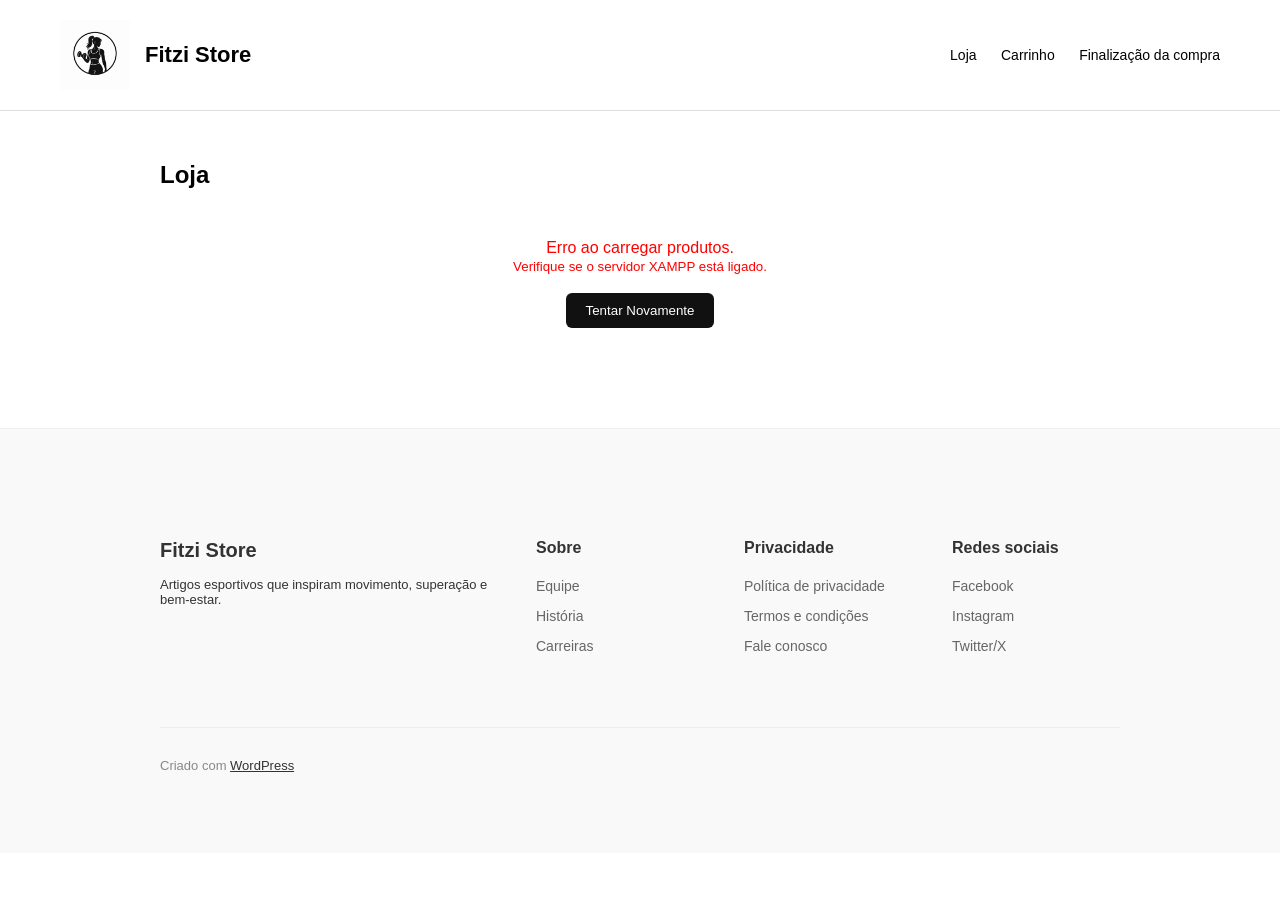
<file: index.html>
<!DOCTYPE html>
<html lang="pt-br">
<head>
    <meta charset="UTF-8">
    <link rel="stylesheet" href="./css/style.css">
    <meta name="viewport" content="width=device-width, initial-scale=1.0">
    <link rel="icon" type="image/png" sizes="32x32" href="./icons/logo_fitzi_store_512x512.png">
    <link rel="manifest" href="./manifest.json">
    <meta name="theme-color" content="#000000">
    <title>Loja</title>
</head>

<body>

<header>
    <div class="marca">
        <img src="icons/logo_fitzi_store_512x512.png" alt="Logo" class="logo">
        <h2>Fitzi Store</h2>
    </div>
    

    <nav>
        <a href="index.html">Loja</a>
        <a href="carrinho.html">Carrinho</a>
        <a href="finalizar_compra.html">Finalização da compra</a>
    </nav>
</header>

<main class="container">

    <h2>Loja</h2>

    <div class="topo">
        <p id="quantidade-produtos"></p>
    </div>

    <section class="grid-produtos" id="produtos"></section>

</main>

<footer class="site-footer">
    <div class="container footer-grid">
        <div class="footer-brand">
            <h3>Fitzi Store</h3>
            <p style="margin-top: 15px; font-size: 13px; color: #333;">
                Artigos esportivos que inspiram movimento, superação e bem-estar.
            </p>
        </div>
        
        <div class="footer-column">
            <h4>Sobre</h4>
            <ul>
                <li><a href="#">Equipe</a></li>
                <li><a href="#">História</a></li>
                <li><a href="#">Carreiras</a></li>
            </ul>
        </div>

        <div class="footer-column">
            <h4>Privacidade</h4>
            <ul>
                <li><a href="#">Política de privacidade</a></li>
                <li><a href="#">Termos e condições</a></li>
                <li><a href="#">Fale conosco</a></li>
            </ul>
        </div>

        <div class="footer-column">
            <h4>Redes sociais</h4>
            <ul>
                <li><a href="#">Facebook</a></li>
                <li><a href="#">Instagram</a></li>
                <li><a href="#">Twitter/X</a></li>
            </ul>
        </div>
    </div>
    
    <div class="container footer-bottom">
        <p>Criado com <a href="https://wordpress.org" target="_blank">WordPress</a></p>
    </div>
</footer>


<script src="javascript/app.js"></script>

</body>
</html>
</file>
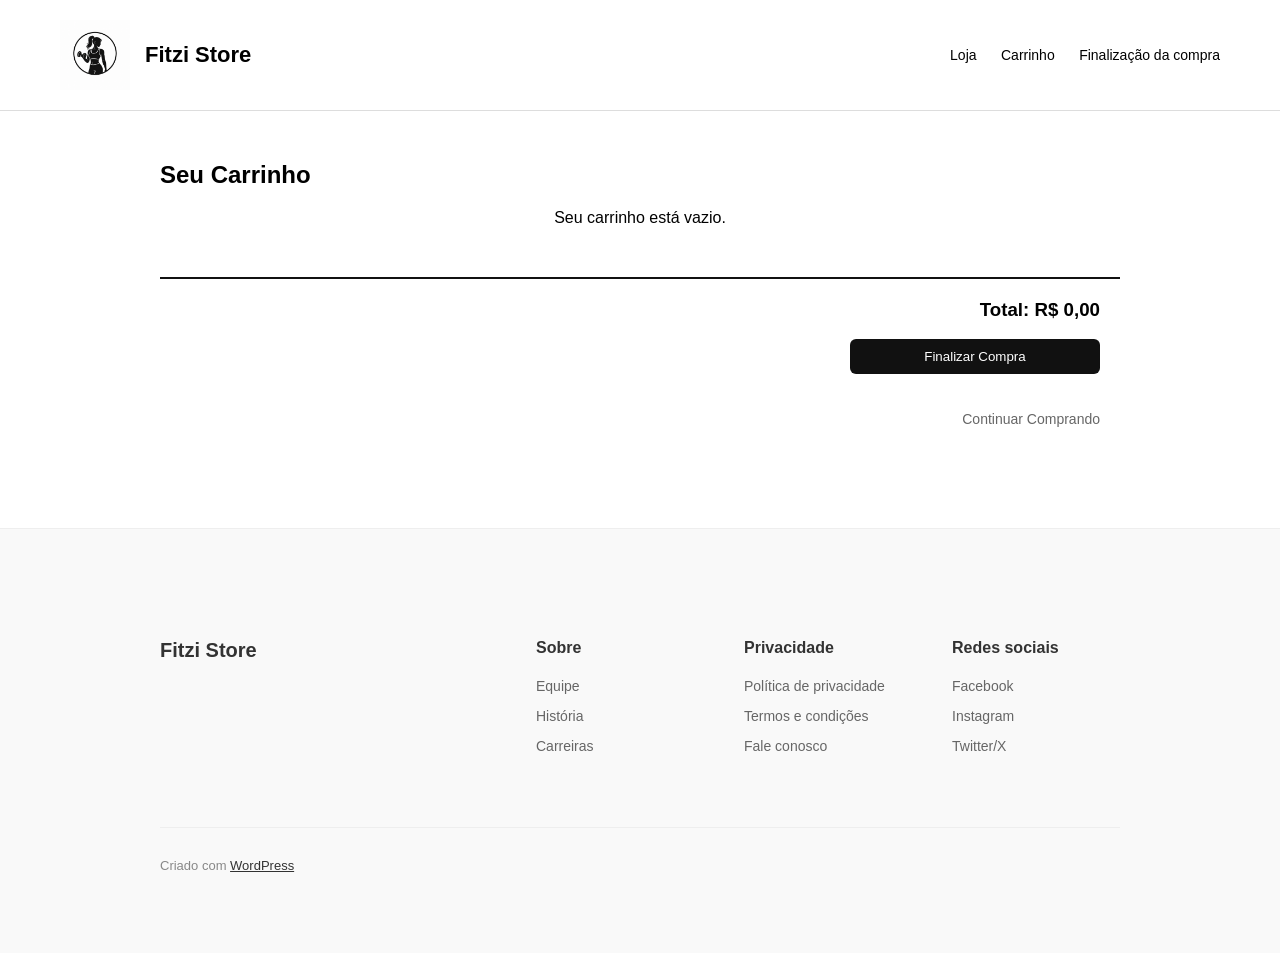
<file: carrinho.html>
<!DOCTYPE html>
<html lang="pt-br">
<head>
    <meta charset="UTF-8">
    <link rel="stylesheet" href="./css/style.css">
    <meta name="viewport" content="width=device-width, initial-scale=1.0">
    <link rel="icon" type="image/png" sizes="32x32" href="./icons/logo_fitzi_store_512x512.png">
    <title>Carrinho - Fitzi Store</title>
    <link rel="manifest" href="./manifest.json">
    <meta name="theme-color" content="#000000">
</head>

<body>

<header>
    <div class="marca">
        <img src="icons/logo_fitzi_store_512x512.png" alt="Logo" class="logo">
        <h2>Fitzi Store</h2>
    </div>
    
    <nav>
        <a href="index.html">Loja</a>
        <a href="carrinho.html">Carrinho</a>
        <a href="finalizar_compra.html">Finalização da compra</a>
    </nav>
</header>

<main class="container">
    <h2>Seu Carrinho</h2>

    <div id="itens-carrinho" class="carrinho-container">
        <p style="text-align:center;">Carregando itens...</p>
    </div>

    <div class="resumo-carrinho" style="margin-top: 30px; padding: 20px; border-top: 2px solid #111; text-align: right;">
        <h3>Total: <span id="total-carrinho">R$ 0,00</span></h3>
        <br>
        <button onclick="finalizarCompra()" style="width: 250px; margin-right: 0;">Finalizar Compra</button>
        <br><br>
        <a href="index.html" style="text-decoration: none; color: #666; font-size: 14px;">Continuar Comprando</a>
    </div>
</main>

<footer class="site-footer">
    <div class="container footer-grid">
        <div class="footer-brand">
            <h3>Fitzi Store</h3>
        </div>
        
        <div class="footer-column">
            <h4>Sobre</h4>
            <ul>
                <li><a href="#">Equipe</a></li>
                <li><a href="#">História</a></li>
                <li><a href="#">Carreiras</a></li>
            </ul>
        </div>

        <div class="footer-column">
            <h4>Privacidade</h4>
            <ul>
                <li><a href="#">Política de privacidade</a></li>
                <li><a href="#">Termos e condições</a></li>
                <li><a href="#">Fale conosco</a></li>
            </ul>
        </div>

        <div class="footer-column">
            <h4>Redes sociais</h4>
            <ul>
                <li><a href="#">Facebook</a></li>
                <li><a href="#">Instagram</a></li>
                <li><a href="#">Twitter/X</a></li>
            </ul>
        </div>
    </div>
    
    <div class="container footer-bottom">
        <p>Criado com <a href="https://wordpress.org" target="_blank">WordPress</a></p>
    </div>
</footer>

<script src="javascript/carrinho.js"></script>
<script src="javascript/app.js"></script>

</body>
</html>
</file>
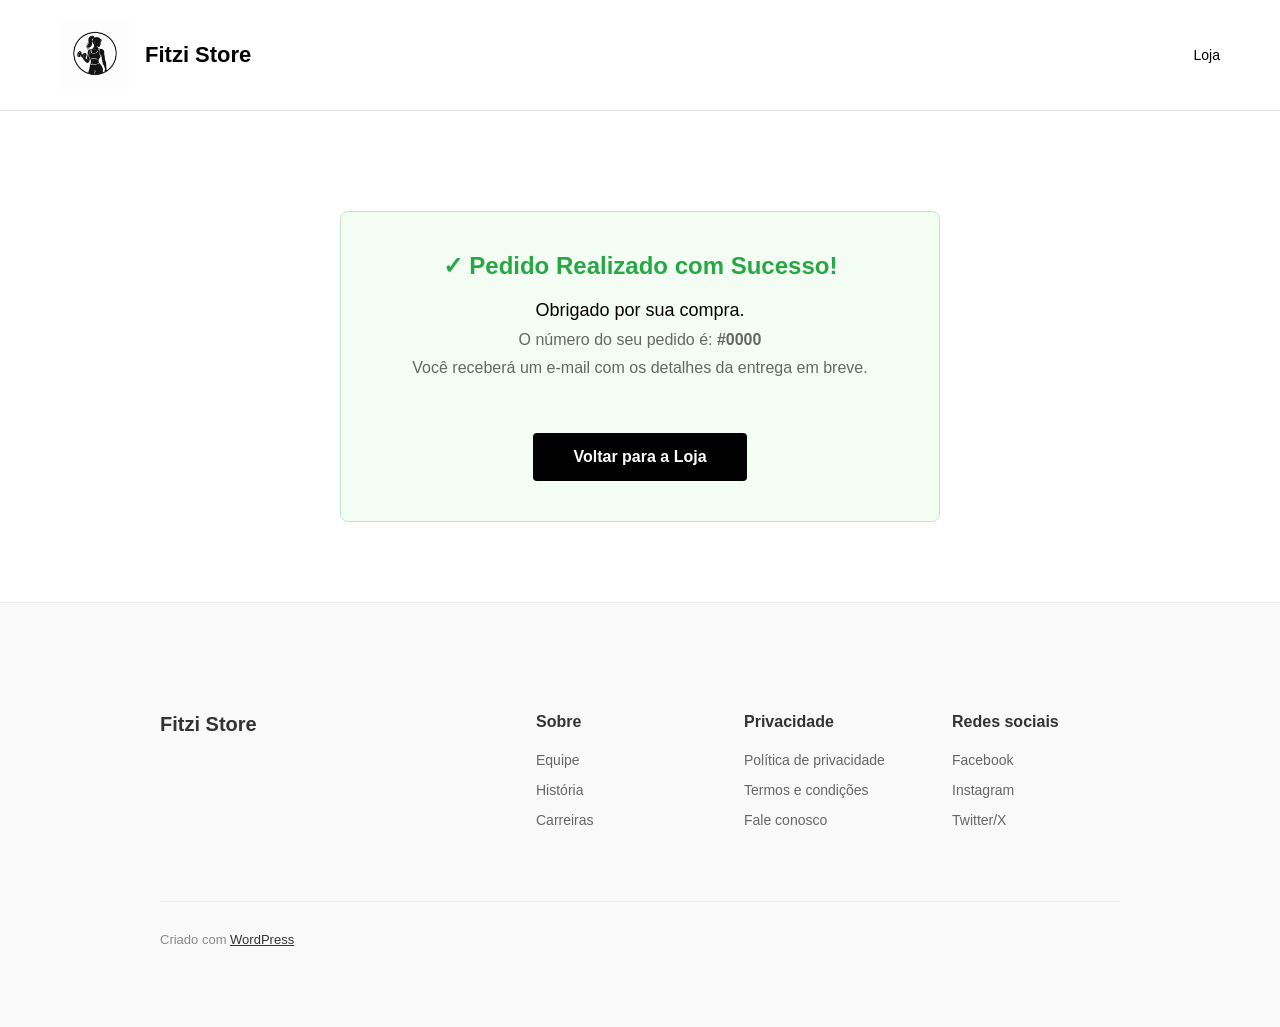
<file: confirmacao.html>
<!DOCTYPE html>
<html lang="pt-br">
<head>
    <meta charset="UTF-8">
    <link rel="stylesheet" href="./css/style.css">
    <meta name="viewport" content="width=device-width, initial-scale=1.0">
    <link rel="icon" type="image/png" sizes="32x32" href="./icons/logo_fitzi_store_512x512.png">
    <title>Pedido Confirmado - Fitzi Store</title>
    <link rel="manifest" href="./manifest.json">
    <meta name="theme-color" content="#000000">
</head>
<body>

<header>
    <div class="marca">
        <img src="icons/logo_fitzi_store_512x512.png" alt="Logo" class="logo">
        <h2>Fitzi Store</h2>
    </div>
    
    <nav>
        <a href="index.html">Loja</a>
    </nav>
</header>

<main class="container" style="text-align: center; padding-top: 50px;">
    <div style="background: #f4fdf4; border: 1px solid #c3e6cb; padding: 40px; border-radius: 8px; max-width: 600px; margin: 0 auto;">
        <h1 style="color: #28a745; font-size: 24px; margin-bottom: 20px;">✓ Pedido Realizado com Sucesso!</h1>
        <p style="font-size: 18px; margin-bottom: 10px;">Obrigado por sua compra.</p>
        <p style="color: #666;">O número do seu pedido é: <strong id="numero-pedido">#0000</strong></p>
        <p style="color: #666; margin-top: 10px;">Você receberá um e-mail com os detalhes da entrega em breve.</p>
        
        <br><br>
        <a href="index.html" class="btn-finalizar" style="display: inline-block; text-decoration: none; width: auto; padding: 15px 40px;">Voltar para a Loja</a>
    </div>
</main>

<footer class="site-footer">
    <div class="container footer-grid">
        <div class="footer-brand">
            <h3>Fitzi Store</h3>
        </div>
        
        <div class="footer-column">
            <h4>Sobre</h4>
            <ul>
                <li><a href="#">Equipe</a></li>
                <li><a href="#">História</a></li>
                <li><a href="#">Carreiras</a></li>
            </ul>
        </div>

        <div class="footer-column">
            <h4>Privacidade</h4>
            <ul>
                <li><a href="#">Política de privacidade</a></li>
                <li><a href="#">Termos e condições</a></li>
                <li><a href="#">Fale conosco</a></li>
            </ul>
        </div>

        <div class="footer-column">
            <h4>Redes sociais</h4>
            <ul>
                <li><a href="#">Facebook</a></li>
                <li><a href="#">Instagram</a></li>
                <li><a href="#">Twitter/X</a></li>
            </ul>
        </div>
    </div>
    
    <div class="container footer-bottom">
        <p>Criado com <a href="https://wordpress.org" target="_blank">WordPress</a></p>
    </div>
</footer>


<script>
    document.addEventListener('DOMContentLoaded', () => {
        const urlParams = new URLSearchParams(window.location.search);
        const pedidoId = urlParams.get('id');
        if (pedidoId) {
            document.getElementById('numero-pedido').textContent = `#${pedidoId}`;
        }
    });
</script>

</body>
</html>
</file>
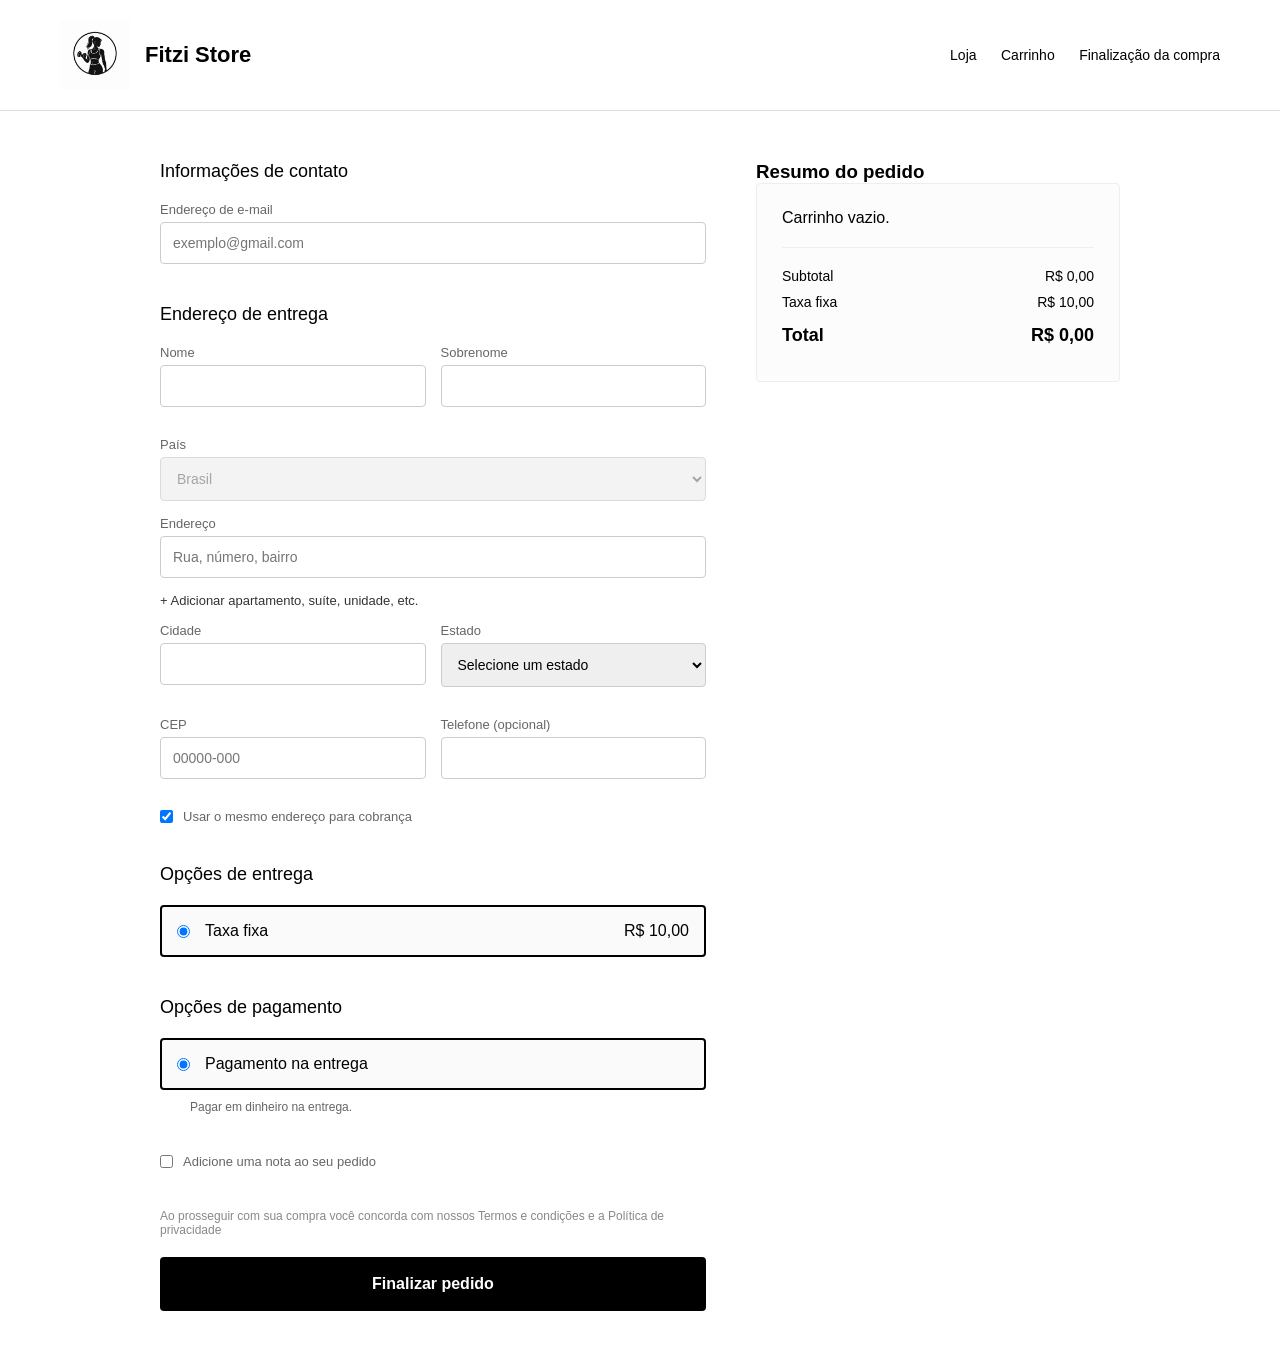
<file: finalizar_compra.html>
<!DOCTYPE html>
<html lang="pt-br">
<head>
    <meta charset="UTF-8">
    <link rel="stylesheet" href="./css/style.css">
    <meta name="viewport" content="width=device-width, initial-scale=1.0">
    <link rel="icon" type="image/png" sizes="32x32" href="./icons/logo_fitzi_store_512x512.png">
    <title>Checkout - Fitzi Store</title>
    <link rel="manifest" href="./manifest.json">
    <meta name="theme-color" content="#000000">
</head>

<body>

<header>
    <div class="marca">
        <img src="icons/logo_fitzi_store_512x512.png" alt="Logo" class="logo">
        <h2>Fitzi Store</h2>
    </div>
    
    <nav>
        <a href="index.html">Loja</a>
        <a href="carrinho.html">Carrinho</a>
        <a href="finalizar_compra.html">Finalização da compra</a>
    </nav>
</header>

<main class="container">
    <div class="checkout-layout">
        
        <div class="checkout-form">
            <form id="form-checkout">
                
                <section>
                    <h3>Informações de contato</h3>
                    <div class="form-group">
                        <label for="email">Endereço de e-mail</label>
                        <input type="email" id="email" placeholder="exemplo@gmail.com" required>
                    </div>
                </section>

                <section>
                    <h3>Endereço de entrega</h3>
                    <div class="form-row">
                        <div class="form-group">
                            <label for="nome">Nome</label>
                            <input type="text" id="nome" required>
                        </div>
                        <div class="form-group">
                            <label for="sobrenome">Sobrenome</label>
                            <input type="text" id="sobrenome" required>
                        </div>
                    </div>

                    <div class="form-group">
                        <label for="pais">País</label>
                        <select id="pais" disabled>
                            <option value="BR">Brasil</option>
                        </select>
                    </div>

                    <div class="form-group">
                        <label for="endereco">Endereço</label>
                        <input type="text" id="endereco" placeholder="Rua, número, bairro" required>
                    </div>

                    <span class="optional-trigger" id="trigger-apto">+ Adicionar apartamento, suíte, unidade, etc.</span>
                    <div class="form-group hidden" id="group-apto">
                        <label for="apartamento">Apartamento, suíte, etc. (opcional)</label>
                        <input type="text" id="apartamento">
                    </div>

                    <div class="form-row">
                        <div class="form-group">
                            <label for="cidade">Cidade</label>
                            <input type="text" id="cidade" required>
                        </div>
                        <div class="form-group">
                            <label for="estado">Estado</label>
                            <select id="estado" required>
                                <option value="">Selecione um estado</option>
                            </select>
                        </div>
                    </div>

                    <div class="form-row">
                        <div class="form-group">
                            <label for="cep">CEP</label>
                            <input type="text" id="cep" placeholder="00000-000" required>
                        </div>
                        <div class="form-group">
                            <label for="telefone">Telefone (opcional)</label>
                            <input type="tel" id="telefone">
                        </div>
                    </div>

                    <div class="form-group" style="display: flex; align-items: center; gap: 10px;">
                        <input type="checkbox" id="mesmo-endereco" checked style="width: auto;">
                        <label for="mesmo-endereco" style="margin: 0;">Usar o mesmo endereço para cobrança</label>
                    </div>
                </section>

                <section id="sessao-cobranca" class="hidden">
                    <h3>Endereço de cobrança</h3>
                    <div class="form-row">
                        <div class="form-group">
                            <label for="billing_nome">Nome</label>
                            <input type="text" id="billing_nome">
                        </div>
                        <div class="form-group">
                            <label for="billing_sobrenome">Sobrenome</label>
                            <input type="text" id="billing_sobrenome">
                        </div>
                    </div>
                    <div class="form-group">
                        <label for="billing_endereco">Endereço</label>
                        <input type="text" id="billing_endereco">
                    </div>
                    <div class="form-row">
                        <div class="form-group">
                            <label for="billing_cidade">Cidade</label>
                            <input type="text" id="billing_cidade">
                        </div>
                        <div class="form-group">
                            <label for="billing_estado">Estado</label>
                            <select id="billing_estado">
                                <option value="">Selecione um estado</option>
                            </select>
                        </div>
                    </div>
                    <div class="form-group">
                        <label for="billing_cep">CEP</label>
                        <input type="text" id="billing_cep">
                    </div>
                </section>

                <section>
                    <h3>Opções de entrega</h3>
                    <div class="radio-box selected">
                        <input type="radio" name="entrega" id="taxa-fixa" value="flat_rate" checked>
                        <label for="taxa-fixa">Taxa fixa</label>
                        <span>R$ 10,00</span>
                    </div>
                </section>

                <section>
                    <h3>Opções de pagamento</h3>
                    <div class="radio-box selected">
                        <input type="radio" name="pagamento" id="cod" value="cod" checked>
                        <label for="cod">Pagamento na entrega</label>
                    </div>
                    <div class="radio-desc">
                        Pagar em dinheiro na entrega.
                    </div>
                </section>

                <section>
                    <div class="form-group" style="display: flex; align-items: center; gap: 10px;">
                        <input type="checkbox" id="trigger-nota" style="width: auto;">
                        <label for="trigger-nota" style="margin: 0;">Adicione uma nota ao seu pedido</label>
                    </div>
                    <div class="form-group hidden" id="group-nota">
                        <textarea id="nota" rows="3" placeholder="Notas sobre seu pedido..."></textarea>
                    </div>
                </section>

                <p style="font-size: 12px; color: #888; margin-bottom: 20px;">
                    Ao prosseguir com sua compra você concorda com nossos Termos e condições e a Política de privacidade
                </p>

                <button type="submit" class="btn-finalizar" id="btn-submit">Finalizar pedido</button>
            </form>
        </div>

        <div class="resumo-pedido">
            <h3>Resumo do pedido</h3>
            <div class="resumo-box">
                <div id="checkout-itens">
                </div>

                <div class="resumo-valores">
                    <div class="valor-linha">
                        <span>Subtotal</span>
                        <span id="subtotal-val">R$ 0,00</span>
                    </div>
                    <div class="valor-linha">
                        <span>Taxa fixa</span>
                        <span>R$ 10,00</span>
                    </div>
                    <div class="valor-linha valor-total">
                        <span>Total</span>
                        <span id="total-val">R$ 0,00</span>
                    </div>
                </div>
            </div>
        </div>

    </div>
</main>

<script src="javascript/checkout.js"></script>
<script src="javascript/app.js"></script>

</body>
</html>
</file>
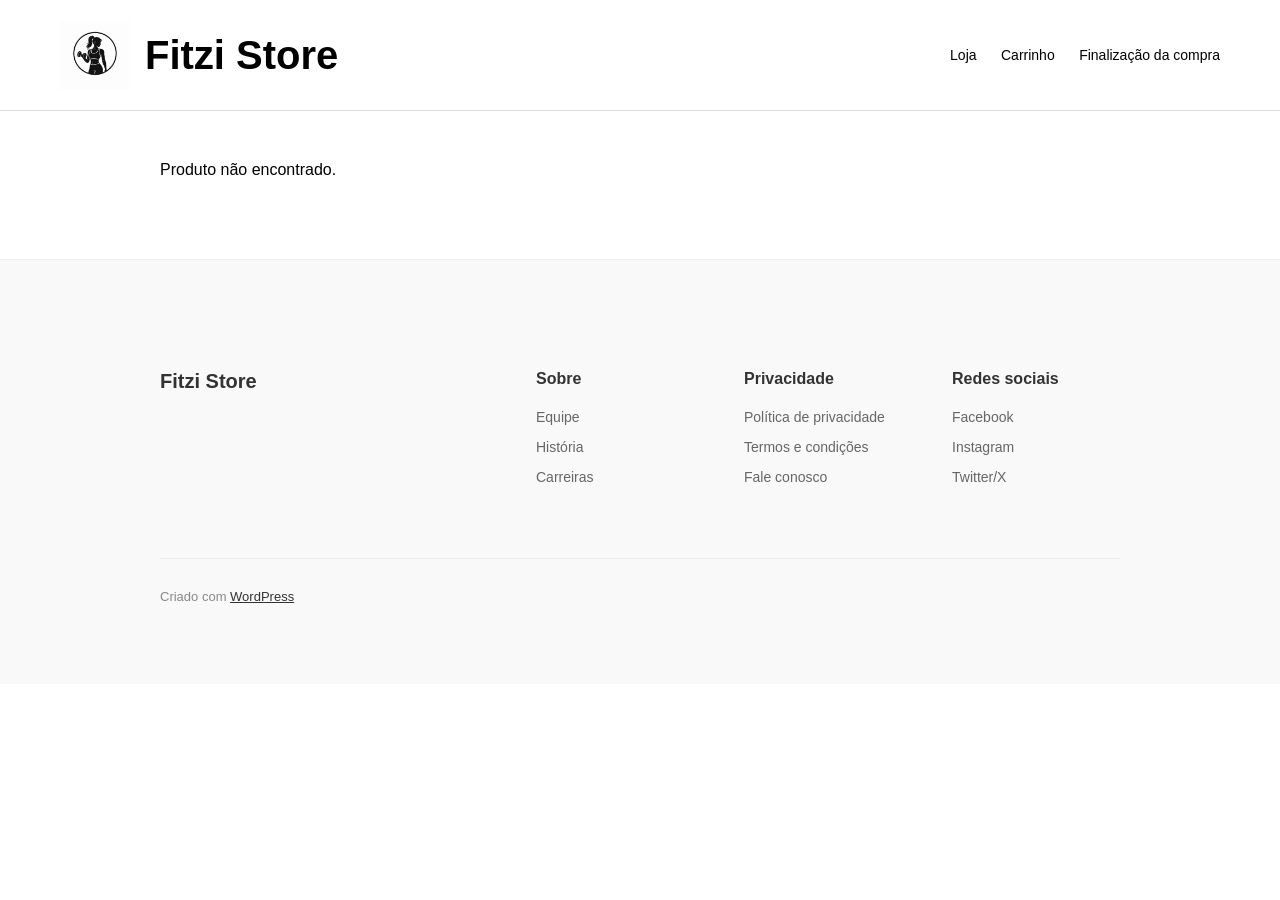
<file: produto.html>
<!DOCTYPE html>
<html lang="pt-br">
<head>
    <meta charset="UTF-8">
    <link rel="stylesheet" href="css/style.css">
    <meta name="viewport" content="width=device-width, initial-scale=1.0">
    <link rel="icon" type="image/png" sizes="32x32" href="./icons/logo_fitzi_store_512x512.png">
    <title>Detalhes do Produto - Fitzi Store</title>
    <link rel="manifest" href="./manifest.json">
    <meta name="theme-color" content="#000000">
</head>
<body>

<header>
    <div class="marca">
        <img src="icons/logo_fitzi_store_512x512.png" alt="Logo" class="logo">
        <h1>Fitzi Store</h1>
    </div>
    
    <nav>
        <a href="index.html">Loja</a>
        <a href="carrinho.html">Carrinho</a>
        <a href="finalizar_compra.html">Finalização da compra</a>
    </nav>
</header>

<main class="container">
    <div id="detalhe-produto">
        <!-- Detalhes do produto serão carregados aqui -->
        <p style="text-align: center; padding: 50px;">Carregando informações do produto...</p>
    </div>
</main>

<footer class="site-footer">
    <div class="container footer-grid">
        <div class="footer-brand">
            <h3>Fitzi Store</h3>
        </div>
        
        <div class="footer-column">
            <h4>Sobre</h4>
            <ul>
                <li><a href="#">Equipe</a></li>
                <li><a href="#">História</a></li>
                <li><a href="#">Carreiras</a></li>
            </ul>
        </div>

        <div class="footer-column">
            <h4>Privacidade</h4>
            <ul>
                <li><a href="#">Política de privacidade</a></li>
                <li><a href="#">Termos e condições</a></li>
                <li><a href="#">Fale conosco</a></li>
            </ul>
        </div>

        <div class="footer-column">
            <h4>Redes sociais</h4>
            <ul>
                <li><a href="#">Facebook</a></li>
                <li><a href="#">Instagram</a></li>
                <li><a href="#">Twitter/X</a></li>
            </ul>
        </div>
    </div>
    
    <div class="container footer-bottom">
        <p>Criado com <a href="https://wordpress.org" target="_blank">WordPress</a></p>
    </div>
</footer>


<script src="javascript/produto-detalhes.js"></script>
<script src="javascript/app.js"></script>

</body>
</html>
</file>
<file: css/style.css>
* {
    margin: 0;
    padding: 0;
    box-sizing: border-box;
    font-family: -apple-system, BlinkMacSystemFont, "Segoe UI", Roboto, Helvetica, Arial, sans-serif;
}

body {
    background: #fff;
}

header {
    display: flex;
    justify-content: space-between;
    align-items: center;
    padding: 20px 60px;
    border-bottom: 1px solid #ddd;
}

.marca {
    display: flex;
    align-items: center;
    gap: 15px;
}

header h2 {
    font-size: 22px;
}

nav a {
    text-decoration: none;
    color: #000;
    margin-left: 20px;
    font-size: 14px;
}

.container {
    width: 75%;
    margin: 50px auto;
}

h1 {
    font-size: 40px;
}

.logo {
    width: 70px;
    height: 70px;
    display: flex;
    justify-content: space-between;
    align-items: center;
}

.topo {
    display: flex;
    justify-content: space-between;
    align-items: center;
    margin-bottom: 30px;
}

.grid {
    display: grid;
    grid-template-columns: repeat(3, 1fr);
    gap: 30px;
}

.grid-produtos {
    display: flex;
    gap: 20px;
    justify-content: center;
    align-items: center;
    flex-wrap: wrap;
}

.card {
    display: flex;
    flex-direction: column;
    text-align: center;
    width: 300px;
    height: 320px;
}

.card-img {
    display: flex;
    justify-content: center;
    align-items: center;
    width: 100%;
    height: 180px;
    overflow: hidden;
}

.card img {
    max-width: 100%;
    max-height: 100%;
    width: auto;
    height: auto;
    object-fit: contain;
}

.card h3 {
    font-size: 15px;
    margin: 15px 0 8px;
    font-weight: normal;
    margin-top: auto;
}

.preco {
    font-size: 22px;
    font-weight: bold;
    margin-bottom: 10px;
}

button {
    background: #111;
    color: #fff;
    border: none;
    padding: 10px 20px;
    cursor: pointer;
    border-radius: 6px;
    width: 60%;
    display: block;
    margin: 0 auto;
}

button:hover {
    background: #333;
}

.checkout-layout {
    display: grid;
    grid-template-columns: 1.5fr 1fr;
    gap: 50px;
    align-items: start;
}

.checkout-form section {
    margin-bottom: 40px;
}

.checkout-form h3 {
    font-size: 18px;
    margin-bottom: 20px;
    font-weight: 500;
}

.form-row {
    display: flex;
    gap: 15px;
    margin-bottom: 15px;
}

.form-group {
    flex: 1;
    margin-bottom: 15px;
}

.form-group label {
    display: block;
    font-size: 13px;
    margin-bottom: 5px;
    color: #666;
}

.form-group input, .form-group select, .form-group textarea {
    width: 100%;
    padding: 12px;
    border: 1px solid #ccc;
    border-radius: 4px;
    font-size: 14px;
}

.optional-trigger {
    color: #333;
    text-decoration: none;
    font-size: 13px;
    display: block;
    margin-bottom: 15px;
    cursor: pointer;
}

.hidden {
    display: none;
}

.resumo-box {
    background: #fcfcfc;
    border: 1px solid #eee;
    padding: 25px;
    border-radius: 4px;
}

.item-resumo {
    display: flex;
    gap: 15px;
    margin-bottom: 20px;
    position: relative;
}

.item-resumo img {
    width: 60px;
    height: 60px;
    object-fit: cover;
    border-radius: 4px;
    border: 1px solid #eee;
}

.item-badge {
    position: absolute;
    top: -8px;
    left: 50px;
    background: #666;
    color: #fff;
    width: 20px;
    height: 20px;
    border-radius: 50%;
    display: flex;
    align-items: center;
    justify-content: center;
    font-size: 11px;
}

.item-info {
    flex: 1;
}

.item-info h4 {
    font-size: 14px;
    margin-bottom: 4px;
    font-weight: 500;
}

.item-info p {
    font-size: 12px;
    color: #888;
}

.resumo-valores {
    border-top: 1px solid #eee;
    margin-top: 20px;
    padding-top: 20px;
}

.valor-linha {
    display: flex;
    justify-content: space-between;
    margin-bottom: 10px;
    font-size: 14px;
}

.valor-total {
    font-weight: bold;
    font-size: 18px;
    margin-top: 15px;
}

.radio-box {
    border: 1px solid #ccc;
    border-radius: 4px;
    padding: 15px;
    margin-bottom: 10px;
    display: flex;
    align-items: center;
    cursor: pointer;
}

.radio-box.selected {
    border: 2px solid #000;
    background: #fafafa;
}

.radio-box input {
    margin-right: 15px;
}

.radio-box label {
    flex: 1;
    cursor: pointer;
    font-weight: 500;
}

.radio-desc {
    font-size: 12px;
    color: #666;
    margin-top: 5px;
    padding-left: 30px;
}

.btn-finalizar {
    background: #000;
    color: #fff;
    width: 100%;
    padding: 18px;
    border: none;
    border-radius: 4px;
    font-weight: bold;
    font-size: 16px;
    cursor: pointer;
    margin-top: 20px;
}

.btn-finalizar:disabled {
    background: #ccc;
}

.site-footer {
    background-color: #f9f9f9;
    padding: 60px 0 30px;
    margin-top: 80px;
    border-top: 1px solid #eee;
    color: #333;
}

.footer-grid {
    display: grid;
    grid-template-columns: 2fr 1fr 1fr 1fr;
    gap: 40px;
    margin-bottom: 60px;
}

.footer-brand h3 {
    font-size: 20px;
    font-weight: bold;
}

.footer-column h4 {
    font-size: 16px;
    margin-bottom: 20px;
    font-weight: bold;
}

.footer-column ul {
    list-style: none;
    padding: 0;
}

.footer-column ul li {
    margin-bottom: 12px;
}

.footer-column ul li a {
    text-decoration: none;
    color: #666;
    font-size: 14px;
    transition: color 0.3s;
}

.footer-column ul li a:hover {
    color: #000;
}

.footer-bottom {
    border-top: 1px solid #eee;
    padding-top: 30px;
    font-size: 13px;
    color: #888;
}

.footer-bottom a {
    color: #333;
    text-decoration: underline;
}

@media (max-width: 768px ) {
    .footer-grid {
        grid-template-columns: 1fr 1fr;
    }
}

@media (max-width: 480px) {
    .footer-grid {
        grid-template-columns: 1fr;
    }
}

@media(max-width: 900px) {
    .checkout-layout {
        display: flex;
        flex-direction: column-reverse;
        gap: 30px;
    }
    header {
        padding: 20px;
    }
}

/* Estilos do Carrinho */
.item-carrinho {
    display: flex;
    align-items: center;
    justify-content: space-between;
    padding: 15px;
    border-bottom: 1px solid #eee;
    gap: 15px;
}

.item-img {
    width: 60px;
    height: 60px;
    object-fit: cover;
    border-radius: 4px;
}

.item-detalhes {
    flex-grow: 1;
}

.item-detalhes h4 {
    margin: 0;
    font-size: 16px;
}

.item-detalhes p {
    margin: 5px 0;
    color: #666;
    font-size: 14px;
}

.item-acoes {
    display: flex;
    align-items: center;
    gap: 15px;
}

.qtd-controles {
    display: flex;
    align-items: center;
    gap: 10px;
}

.btn-qtd {
    width: 30px;
    height: 30px;
    padding: 0;
    display: flex;
    align-items: center;
    justify-content: center;
    background: #eee;
    color: #000;
    border-radius: 4px;
    margin: 0;
}

.qtd-numero {
    min-width: 20px;
    text-align: center;
    font-size: 14px;
}

.btn-remover {
    background: #ff4444;
    color: #fff;
    width: auto;
    padding: 8px 12px;
    font-size: 12px;
    border-radius: 4px;
    margin: 0;
}

/* Responsividade do Carrinho */
@media (max-width: 600px) {
    .item-carrinho {
        flex-wrap: wrap;
        align-items: flex-start;
    }

    .item-acoes {
        flex-direction: column;
        align-items: flex-start;
        gap: 10px;
        width: 100%;
    }

    .btn-remover {
        margin: 0;
        width: auto;
        align-self: flex-start;
    }
}
</file>
